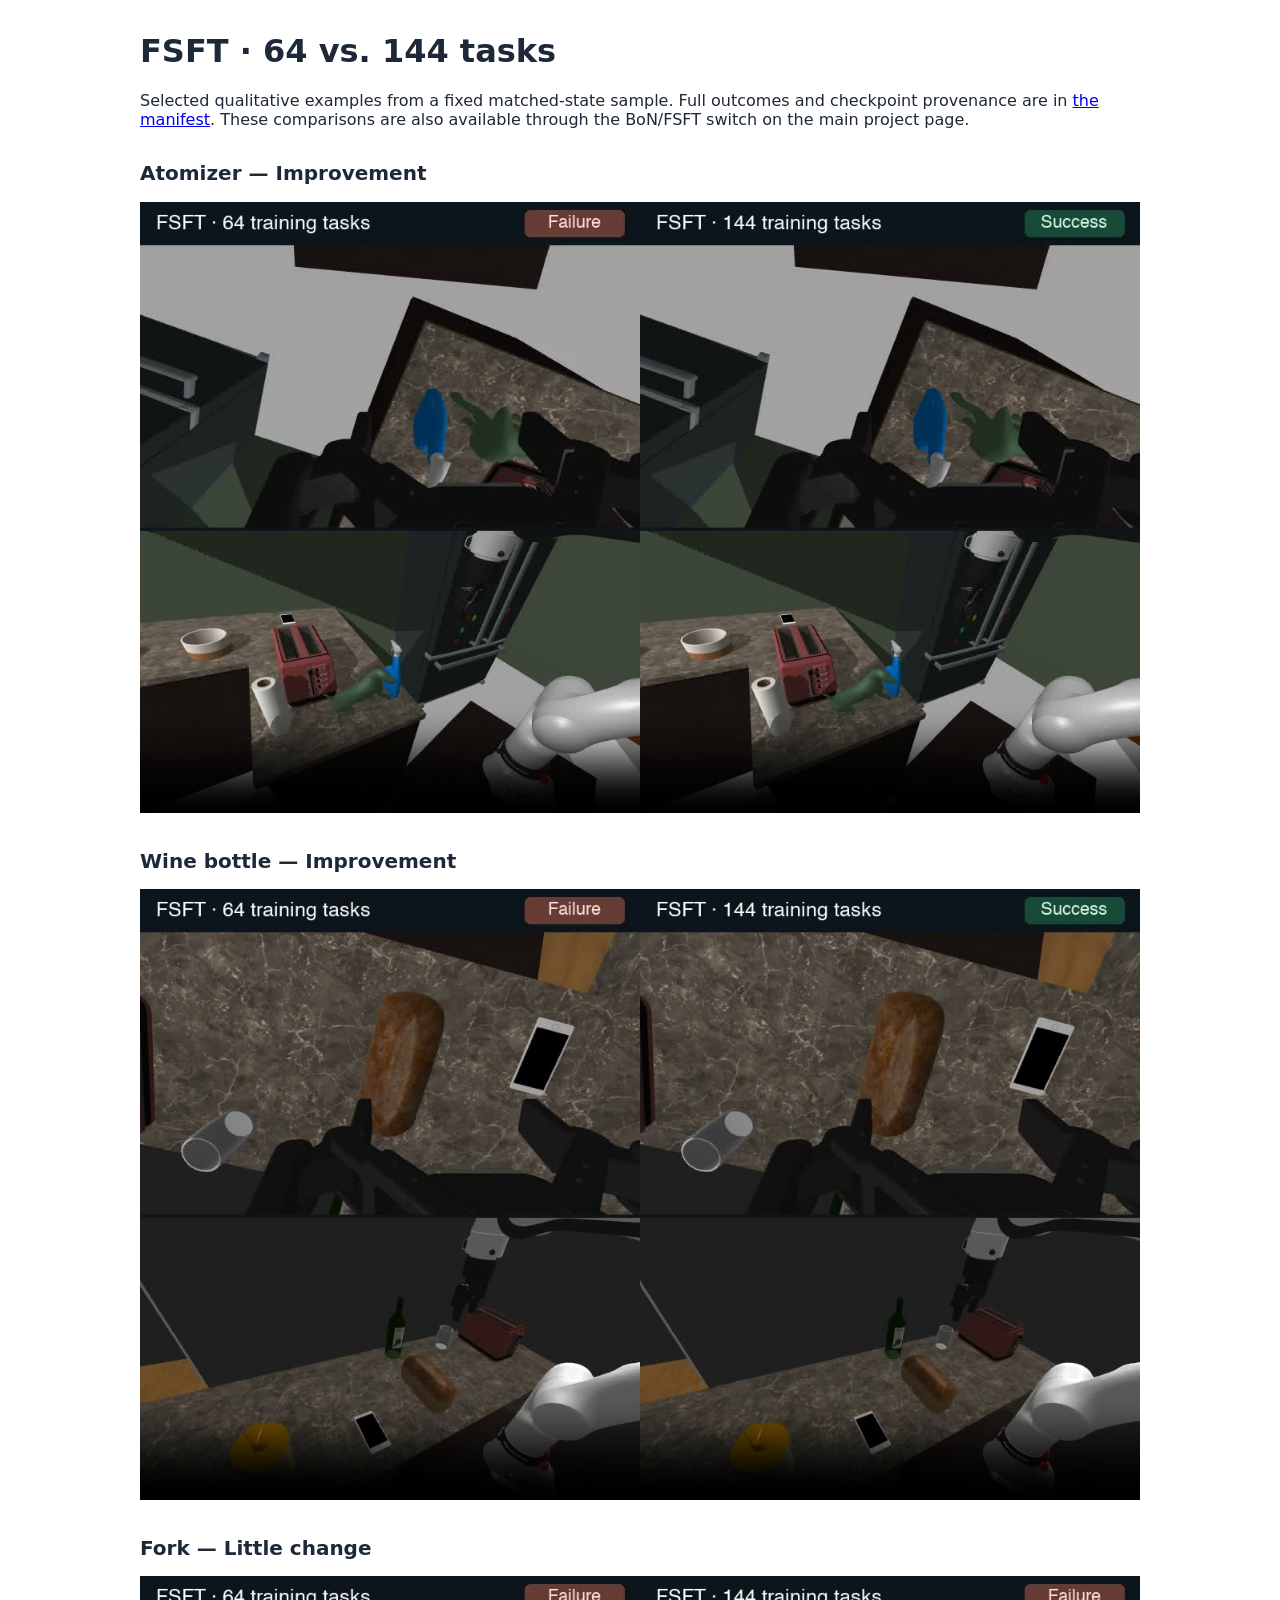
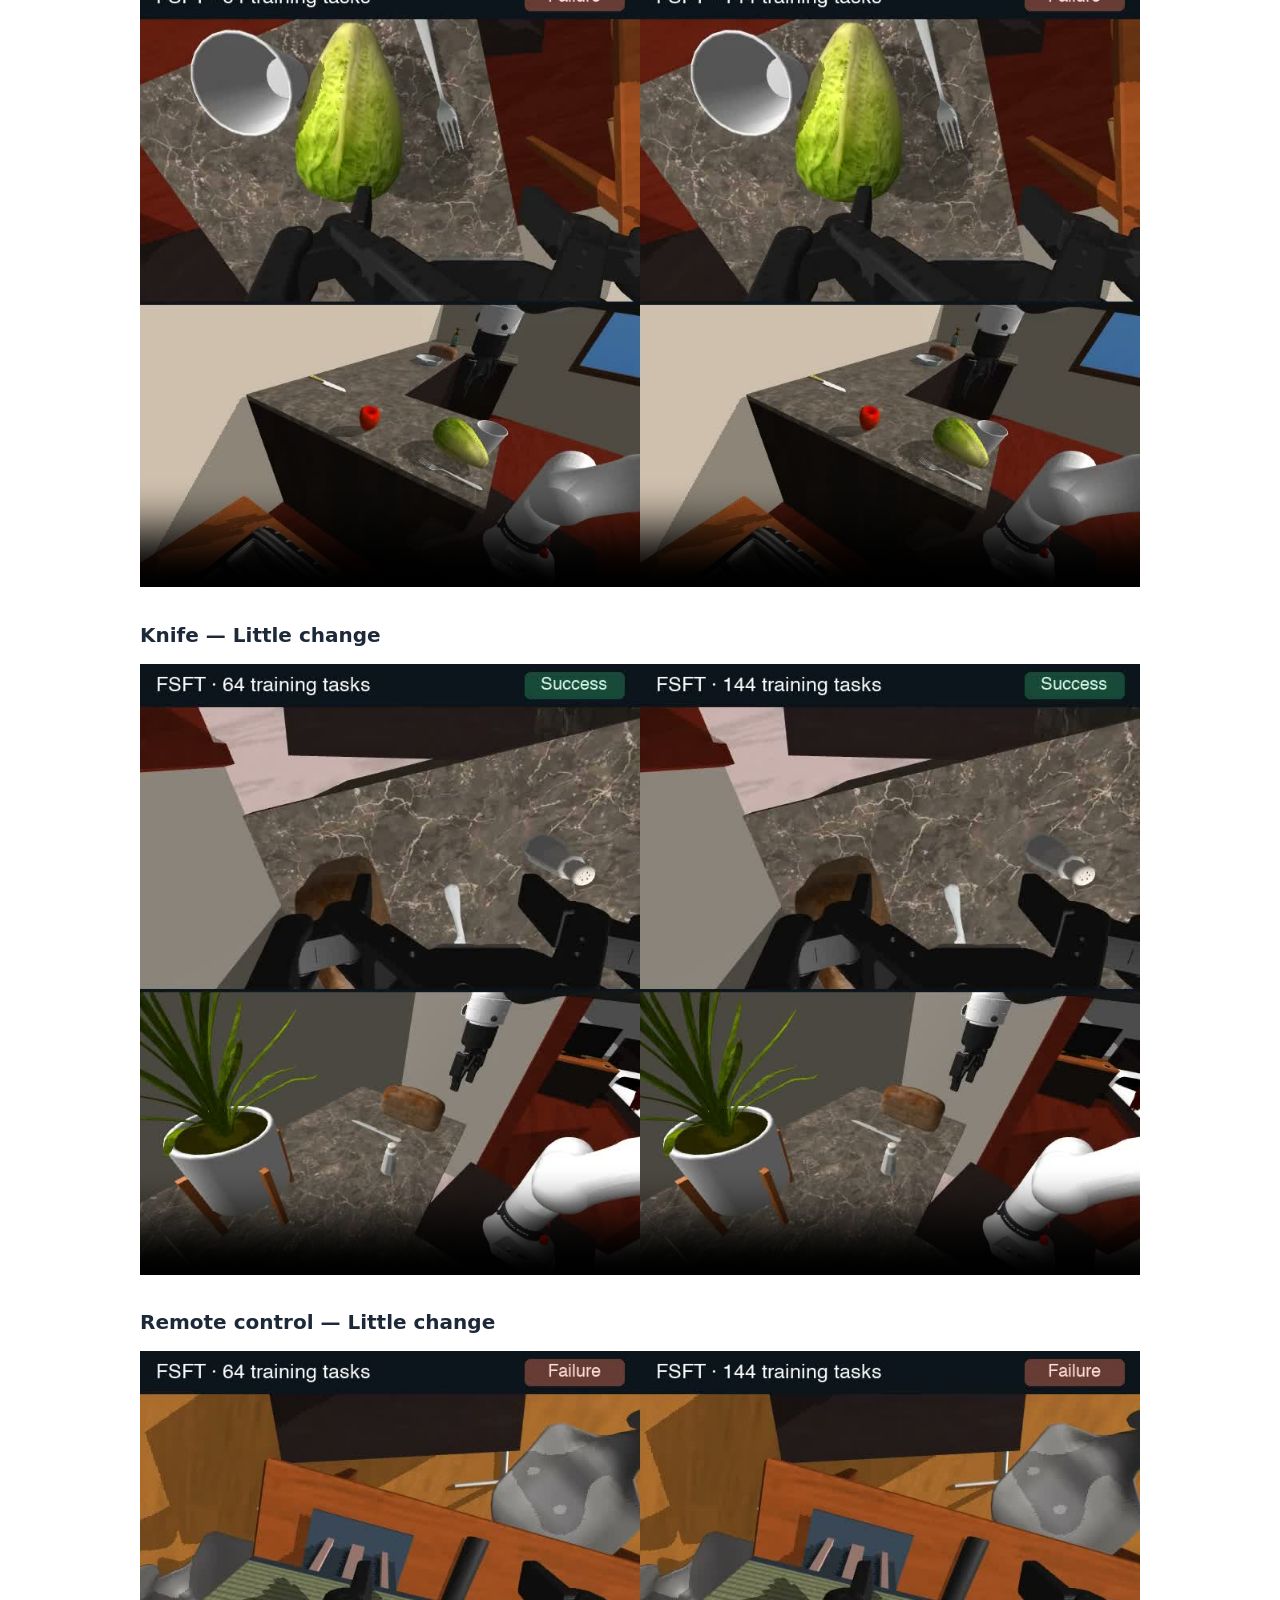
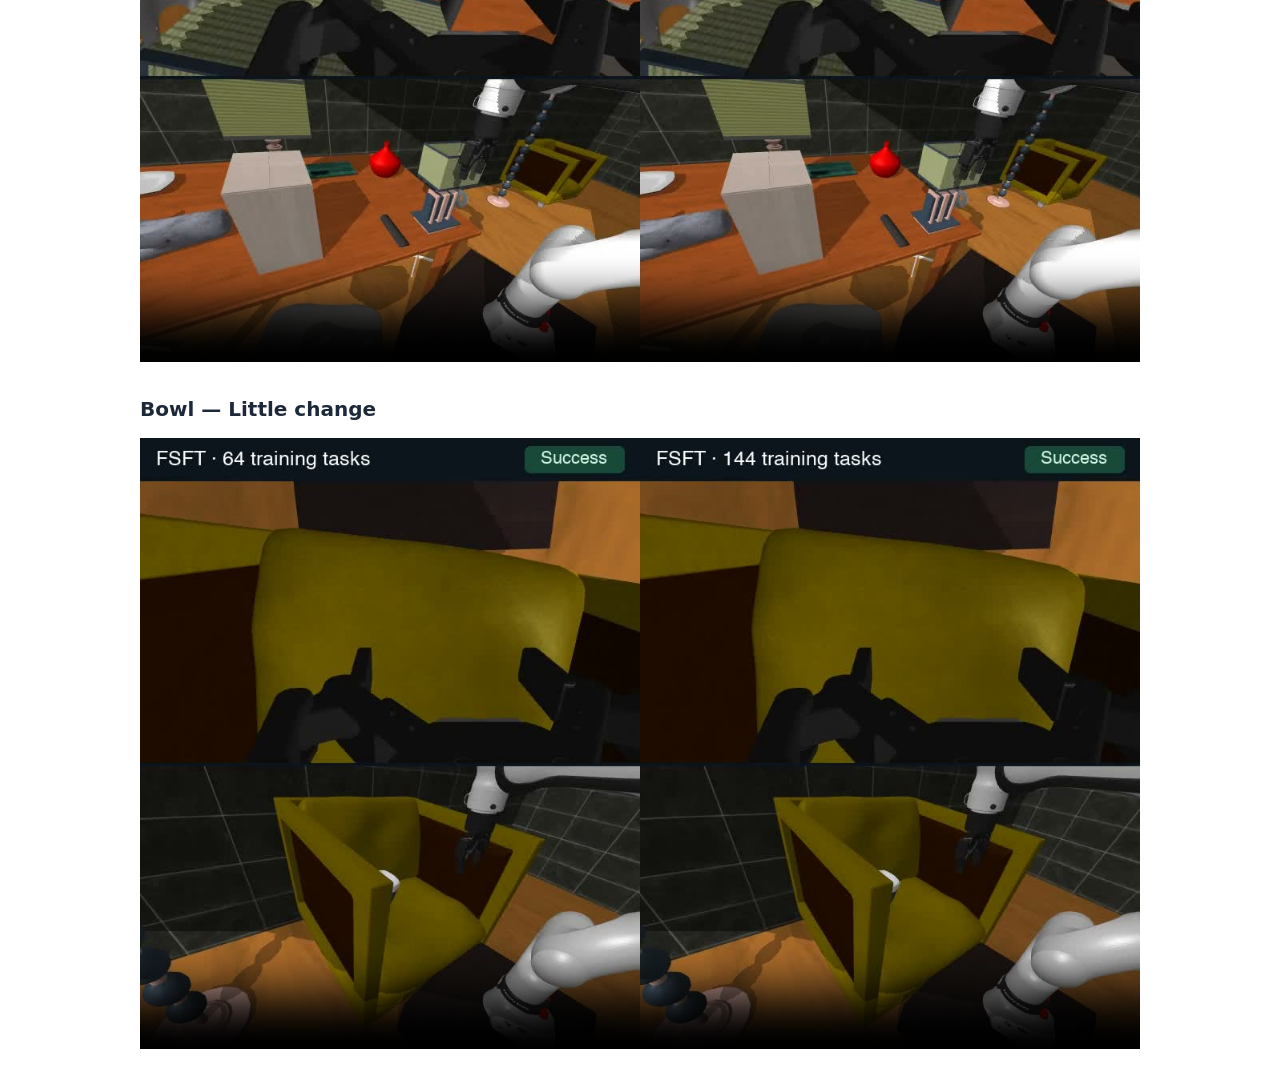
<file: gh-pages/static/videos/molmo/fsft/index.html>
<!doctype html><html lang="en"><meta charset="utf-8"><meta name="viewport" content="width=device-width, initial-scale=1"><title>FSFT rollout review</title><style>body{font-family:system-ui;margin:32px auto;padding:0 20px;max-width:1000px;color:#1d2939}video{width:100%;max-height:75vh;background:#0c141d}section{margin:32px 0}h2{font-size:20px}</style><h1>FSFT · 64 vs. 144 tasks</h1><p>Selected qualitative examples from a fixed matched-state sample. Full outcomes and checkpoint provenance are in <a href="selected_examples.json">the manifest</a>. These comparisons are also available through the BoN/FSFT switch on the main project page.</p><section><h2>Atomizer — Improvement</h2><video controls muted loop playsinline preload="none" poster="atomizer-fsft-episode08-outcomes.jpg" src="atomizer-fsft-episode08-outcomes.mp4"></video></section><section><h2>Wine bottle — Improvement</h2><video controls muted loop playsinline preload="none" poster="wine-bottle-fsft-episode04-outcomes.jpg" src="wine-bottle-fsft-episode04-outcomes.mp4"></video></section><section><h2>Fork — Little change</h2><video controls muted loop playsinline preload="none" poster="fork-fsft-episode01-outcomes.jpg" src="fork-fsft-episode01-outcomes.mp4"></video></section><section><h2>Knife — Little change</h2><video controls muted loop playsinline preload="none" poster="knife-fsft-episode00-outcomes.jpg" src="knife-fsft-episode00-outcomes.mp4"></video></section><section><h2>Remote control — Little change</h2><video controls muted loop playsinline preload="none" poster="remote-control-fsft-episode02-outcomes.jpg" src="remote-control-fsft-episode02-outcomes.mp4"></video></section><section><h2>Bowl — Little change</h2><video controls muted loop playsinline preload="none" poster="bowl-fsft-episode00-outcomes.jpg" src="bowl-fsft-episode00-outcomes.mp4"></video></section></html>
</file>
